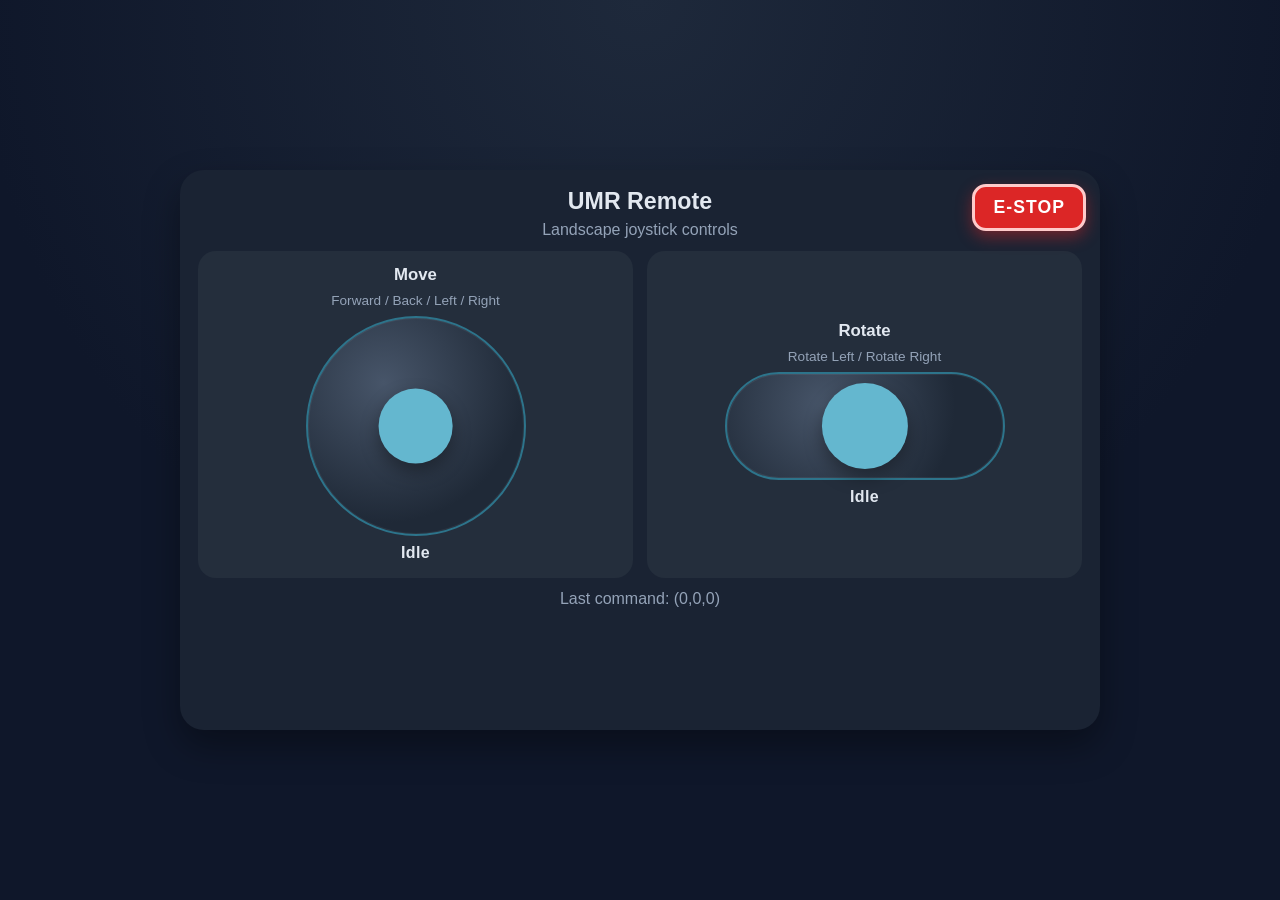
<file: index.html>
<!doctype html>
<html lang="en">
  <head>
    <meta charset="UTF-8" />
    <meta name="viewport" content="width=device-width, initial-scale=1.0, viewport-fit=cover" />
    <title>UMR Remote Controller</title>
    <link rel="stylesheet" href="styles.css" />
  </head>
  <body>
    <main class="app">
      <header class="header">
        <h1>UMR Remote</h1>
        <p>Landscape joystick controls</p>
        <button type="button" class="estop-button" id="estop-button">E-STOP</button>
      </header>

      <section class="landscape-warning" aria-live="polite">
        Rotate your phone to landscape to use the controls.
      </section>

      <section class="joystick-layout" aria-label="Joystick controls">
        <article class="joystick-card">
          <h2>Move</h2>
          <p>Forward / Back / Left / Right</p>
          <div class="joystick" data-joystick="move" aria-label="Movement joystick">
            <div class="joystick-ring"></div>
            <div class="joystick-knob"></div>
          </div>
          <output class="joystick-readout" data-readout="move">Idle</output>
        </article>

        <article class="joystick-card">
          <h2>Rotate</h2>
          <p>Rotate Left / Rotate Right</p>
          <div class="joystick" data-joystick="rotate" aria-label="Rotation joystick">
            <div class="joystick-ring"></div>
            <div class="joystick-knob"></div>
          </div>
          <output class="joystick-readout" data-readout="rotate">Idle</output>
        </article>
      </section>

      <section class="status" aria-live="polite">
        Last command: <span id="last-command">None</span>
      </section>
    </main>

    <script src="app.js"></script>
  </body>
</html>
</file>
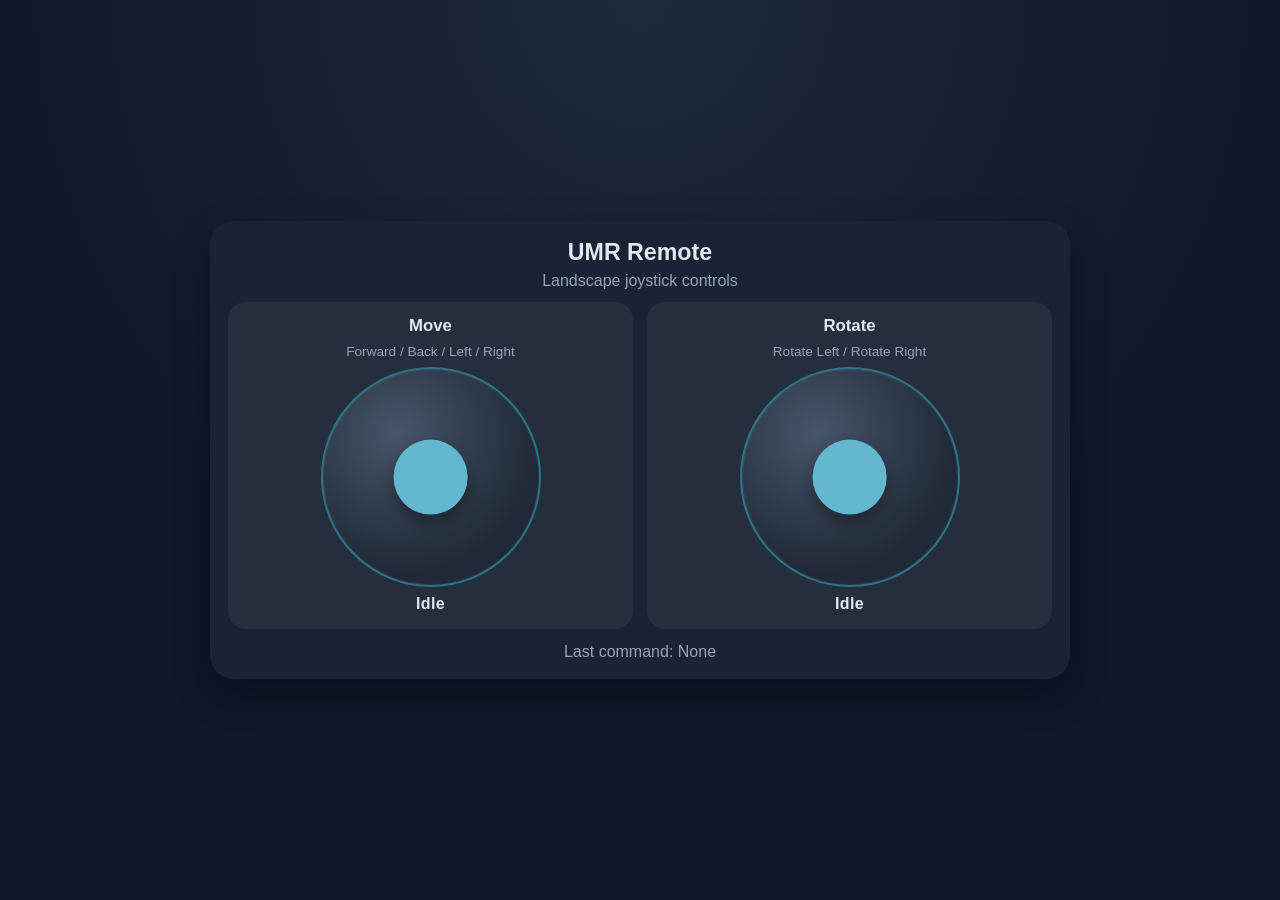
<file: android-native/app/src/main/assets/index.html>
<!doctype html>
<html lang="en">
  <head>
    <meta charset="UTF-8" />
    <meta name="viewport" content="width=device-width, initial-scale=1.0, viewport-fit=cover" />
    <title>UMR Remote Controller</title>
    <link rel="stylesheet" href="styles.css" />
  </head>
  <body>
    <main class="app">
      <header class="header">
        <h1>UMR Remote</h1>
        <p>Landscape joystick controls</p>
      </header>

      <section class="landscape-warning" aria-live="polite">
        Rotate device to landscape for best control layout.
      </section>

      <section class="joystick-layout" aria-label="Joystick controls">
        <article class="joystick-card">
          <h2>Move</h2>
          <p>Forward / Back / Left / Right</p>
          <div class="joystick" data-joystick="move" aria-label="Movement joystick">
            <div class="joystick-ring"></div>
            <div class="joystick-knob"></div>
          </div>
          <output class="joystick-readout" data-readout="move">Idle</output>
        </article>

        <article class="joystick-card">
          <h2>Rotate</h2>
          <p>Rotate Left / Rotate Right</p>
          <div class="joystick" data-joystick="rotate" aria-label="Rotation joystick">
            <div class="joystick-ring"></div>
            <div class="joystick-knob"></div>
          </div>
          <output class="joystick-readout" data-readout="rotate">Idle</output>
        </article>
      </section>

      <section class="status" aria-live="polite">
        Last command: <span id="last-command">None</span>
      </section>
    </main>

    <script src="app.js"></script>
  </body>
</html>
</file>
<file: styles.css>
:root {
  color-scheme: dark;
  --bg: #0f172a;
  --card: #1e293b;
  --text: #e2e8f0;
  --muted: #94a3b8;
  --accent: #22d3ee;
  --ring: #334155;
}

html,
body {
  width: 100%;
  height: 100%;
  overflow: hidden;
}

* {
  box-sizing: border-box;
}

body {
  margin: 0;
  min-height: 100dvh;
  background: radial-gradient(circle at top, #1e293b, #0f172a 60%);
  color: var(--text);
  font-family: -apple-system, BlinkMacSystemFont, "Segoe UI", Roboto, Oxygen, Ubuntu, Cantarell,
    "Open Sans", "Helvetica Neue", sans-serif;
  display: grid;
  place-items: center;
  padding-top: max(10px, env(safe-area-inset-top));
  padding-right: max(10px, env(safe-area-inset-right));
  padding-bottom: max(10px, env(safe-area-inset-bottom));
  padding-left: max(10px, env(safe-area-inset-left));
  overscroll-behavior: none;
  touch-action: none;
}

.app {
  width: min(100%, 920px);
  height: min(100%, 560px);
  background: color-mix(in srgb, var(--card) 86%, black);
  border-radius: 24px;
  padding: 18px;
  box-shadow: 0 16px 35px rgba(0, 0, 0, 0.35);
  position: relative;
  display: grid;
  grid-template-rows: auto auto minmax(0, 1fr) auto;
  overflow: hidden;
}

.header {
  text-align: center;
  margin-bottom: 12px;
}

.header h1 {
  margin: 0;
  font-size: 1.45rem;
}

.header p {
  margin: 6px 0 0;
  color: var(--muted);
}

.landscape-warning {
  display: none;
  margin: 0 0 12px;
  padding: 10px 12px;
  border-radius: 12px;
  text-align: center;
  color: var(--muted);
  background: color-mix(in srgb, var(--ring) 80%, black);
}

.joystick-layout {
  display: grid;
  grid-template-columns: 1fr 1fr;
  gap: 14px;
  align-items: stretch;
}

.joystick-card {
  background: color-mix(in srgb, var(--ring) 70%, black);
  border-radius: 18px;
  padding: 14px;
  display: grid;
  justify-items: center;
  align-content: center;
  gap: 8px;
}

.joystick-card h2 {
  margin: 0;
  font-size: 1.05rem;
}

.joystick-card p {
  margin: 0;
  color: var(--muted);
  font-size: 0.85rem;
}

.joystick {
  position: relative;
  width: clamp(130px, 26vmin, 220px);
  aspect-ratio: 1;
  touch-action: none;
  user-select: none;
  -webkit-user-select: none;
}

.joystick-ring {
  position: absolute;
  inset: 0;
  border-radius: 50%;
  border: 2px solid color-mix(in srgb, var(--accent) 35%, var(--ring));
  background: radial-gradient(circle at 35% 30%, #475569, #1f2937 68%);
  box-shadow: inset 0 0 0 1px rgba(255, 255, 255, 0.06);
}

.joystick-knob {
  position: absolute;
  left: 50%;
  top: 50%;
  width: 34%;
  aspect-ratio: 1;
  transform: translate(-50%, -50%);
  border-radius: 50%;
  background: color-mix(in srgb, var(--accent) 42%, #94a3b8);
  box-shadow: 0 8px 18px rgba(0, 0, 0, 0.35);
  transition: transform 16ms linear;
}

.joystick[data-joystick="rotate"] {
  width: clamp(170px, 34vmin, 280px);
  aspect-ratio: 2.6;
}

.joystick[data-joystick="rotate"] .joystick-ring {
  border-radius: 999px;
}

.joystick[data-joystick="rotate"] .joystick-knob {
  width: auto;
  height: 80%;
}

.joystick.active .joystick-knob {
  background: color-mix(in srgb, var(--accent) 62%, #cbd5e1);
  transition: none;
}

.joystick-readout {
  min-height: 1.25rem;
  color: var(--text);
  font-weight: 600;
  letter-spacing: 0.02em;
}

.estop-button {
  position: absolute;
  top: 14px;
  right: 14px;
  padding: 10px 18px;
  border: 3px solid #fecaca;
  border-radius: 14px;
  background: #dc2626;
  color: #fff;
  font-size: 1.1rem;
  font-weight: 800;
  letter-spacing: 0.06em;
  box-shadow: 0 6px 16px rgba(220, 38, 38, 0.45);
  touch-action: manipulation;
  user-select: none;
  -webkit-user-select: none;
}

.estop-button:active {
  background: #b91c1c;
}

.estop-button:disabled {
  background: #7f1d1d;
  border-color: #991b1b;
  box-shadow: none;
}

.estopped .joystick {
  opacity: 0.35;
}

.status {
  margin-top: 10px;
  min-height: 1.85rem;
  line-height: 1.4;
  padding-bottom: 6px;
  text-align: center;
  color: var(--muted);
  font-size: 1rem;
}

@media (orientation: portrait) {
  .app {
    width: 100%;
    height: 100%;
    border-radius: 18px;
    padding: 14px;
  }

  .app {
    grid-template-rows: auto minmax(0, 1fr) auto;
  }

  .header {
    padding-top: 64px;
  }

  .landscape-warning {
    display: grid;
    place-items: center;
    margin: 0;
    font-size: 1.2rem;
    color: var(--text);
  }

  .joystick-layout,
  .status {
    display: none;
  }
}

@media (max-width: 620px) and (orientation: landscape) {
  .app {
    padding: 14px;
  }

  .header {
    margin-bottom: 8px;
  }

  .header p {
    margin-top: 2px;
  }
}
</file>
<file: android-native/app/src/main/assets/styles.css>
:root {
  color-scheme: dark;
  --bg: #0f172a;
  --card: #1e293b;
  --text: #e2e8f0;
  --muted: #94a3b8;
  --accent: #22d3ee;
  --ring: #334155;
}

* {
  box-sizing: border-box;
}

body {
  margin: 0;
  min-height: 100vh;
  background: radial-gradient(circle at top, #1e293b, #0f172a 60%);
  color: var(--text);
  font-family: -apple-system, BlinkMacSystemFont, "Segoe UI", Roboto, Oxygen, Ubuntu, Cantarell,
    "Open Sans", "Helvetica Neue", sans-serif;
  display: grid;
  place-items: center;
  padding: 16px;
}

.app {
  width: min(100%, 860px);
  background: color-mix(in srgb, var(--card) 86%, black);
  border-radius: 24px;
  padding: 18px;
  box-shadow: 0 16px 35px rgba(0, 0, 0, 0.35);
}

.header {
  text-align: center;
  margin-bottom: 12px;
}

.header h1 {
  margin: 0;
  font-size: 1.45rem;
}

.header p {
  margin: 6px 0 0;
  color: var(--muted);
}

.landscape-warning {
  display: none;
  margin: 0 0 12px;
  padding: 10px 12px;
  border-radius: 12px;
  text-align: center;
  color: var(--muted);
  background: color-mix(in srgb, var(--ring) 80%, black);
}

.joystick-layout {
  display: grid;
  grid-template-columns: 1fr 1fr;
  gap: 14px;
}

.joystick-card {
  background: color-mix(in srgb, var(--ring) 70%, black);
  border-radius: 18px;
  padding: 14px;
  display: grid;
  justify-items: center;
  gap: 8px;
}

.joystick-card h2 {
  margin: 0;
  font-size: 1.05rem;
}

.joystick-card p {
  margin: 0;
  color: var(--muted);
  font-size: 0.85rem;
}

.joystick {
  position: relative;
  width: min(32vw, 220px);
  aspect-ratio: 1;
  touch-action: none;
  user-select: none;
  -webkit-user-select: none;
}

.joystick-ring {
  position: absolute;
  inset: 0;
  border-radius: 50%;
  border: 2px solid color-mix(in srgb, var(--accent) 35%, var(--ring));
  background: radial-gradient(circle at 35% 30%, #475569, #1f2937 68%);
  box-shadow: inset 0 0 0 1px rgba(255, 255, 255, 0.06);
}

.joystick-knob {
  position: absolute;
  left: 50%;
  top: 50%;
  width: 34%;
  aspect-ratio: 1;
  transform: translate(-50%, -50%);
  border-radius: 50%;
  background: color-mix(in srgb, var(--accent) 42%, #94a3b8);
  box-shadow: 0 8px 18px rgba(0, 0, 0, 0.35);
  transition: transform 60ms linear;
}

.joystick.active .joystick-knob {
  background: color-mix(in srgb, var(--accent) 62%, #cbd5e1);
}

.joystick-readout {
  min-height: 1.25rem;
  color: var(--text);
  font-weight: 600;
  letter-spacing: 0.02em;
}

.status {
  margin-top: 14px;
  text-align: center;
  color: var(--muted);
  font-size: 1rem;
}

@media (orientation: portrait) {
  .app {
    width: min(100%, 470px);
  }

  .landscape-warning {
    display: block;
  }

  .joystick-layout {
    grid-template-columns: 1fr;
  }

  .joystick {
    width: min(60vw, 220px);
  }
}

@media (max-width: 620px) and (orientation: landscape) {
  .app {
    padding: 14px;
  }

  .header {
    margin-bottom: 8px;
  }

  .header p {
    margin-top: 2px;
  }
}
</file>
